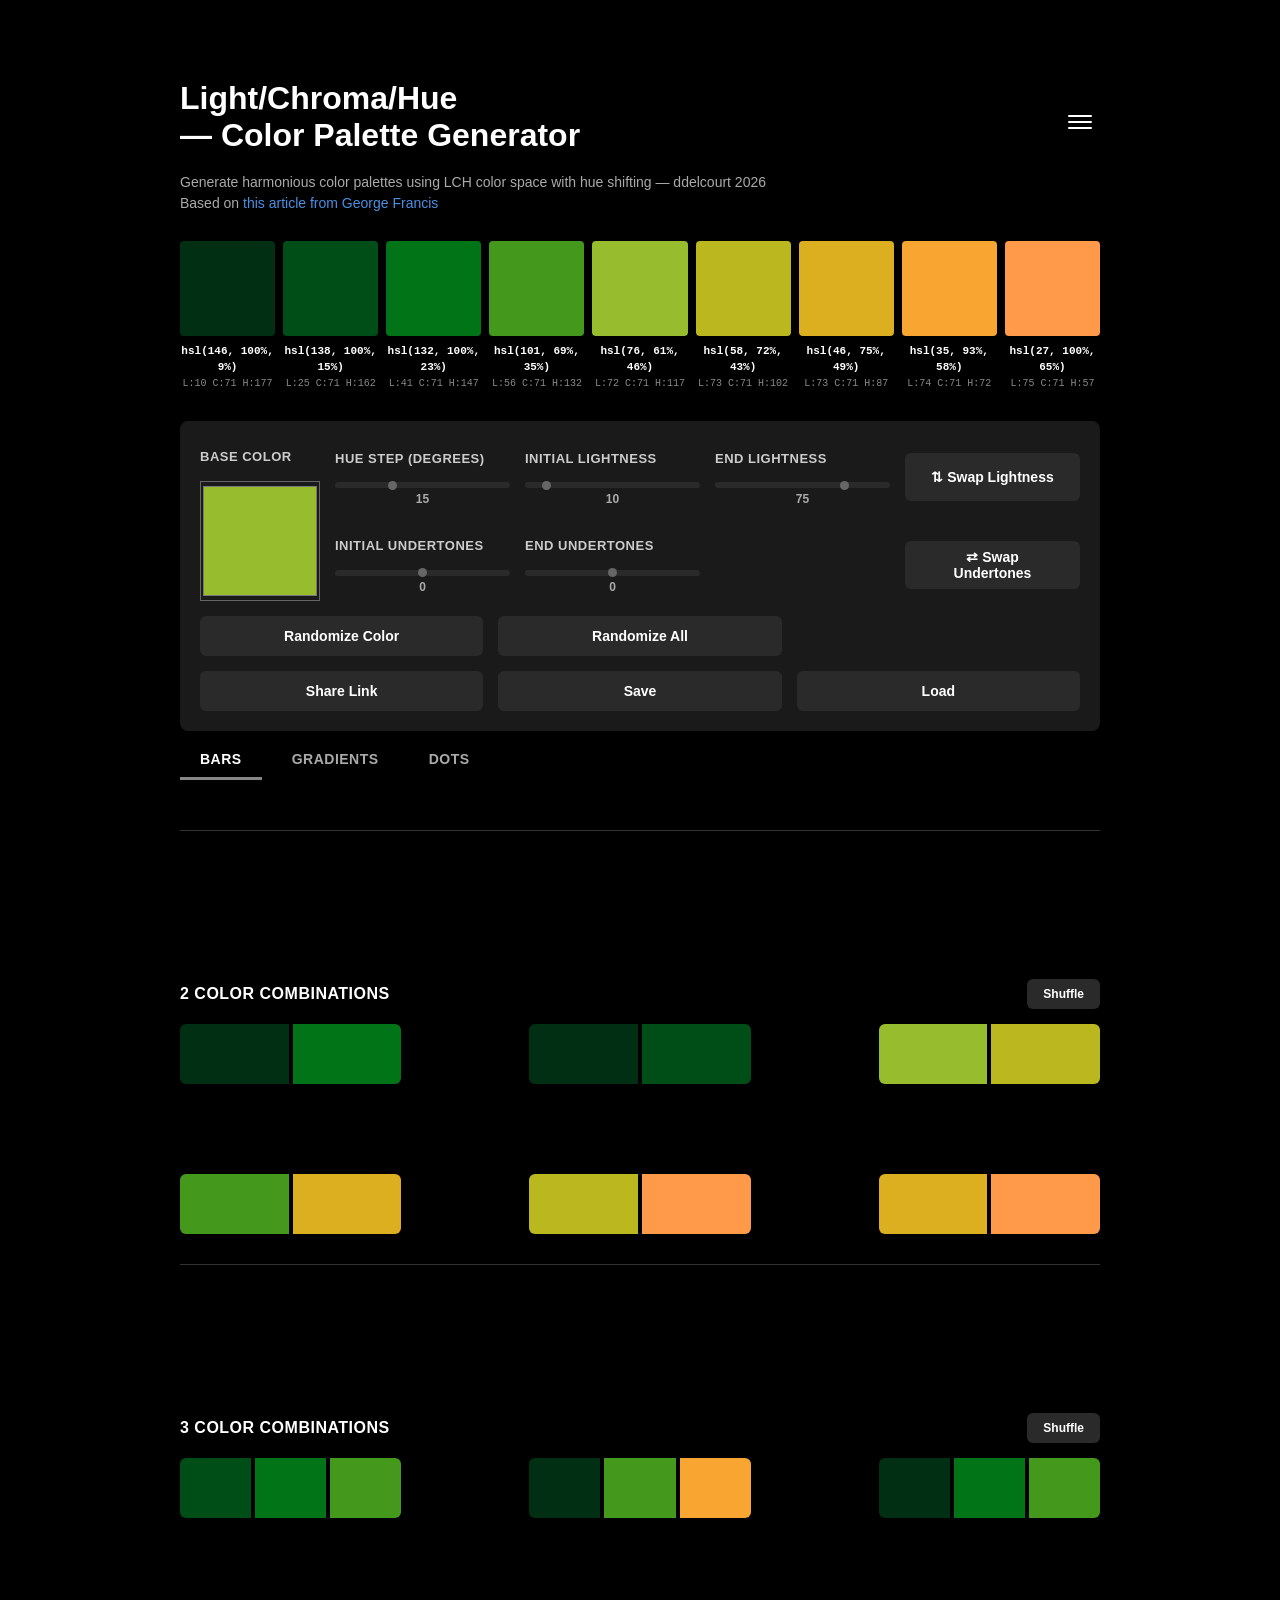
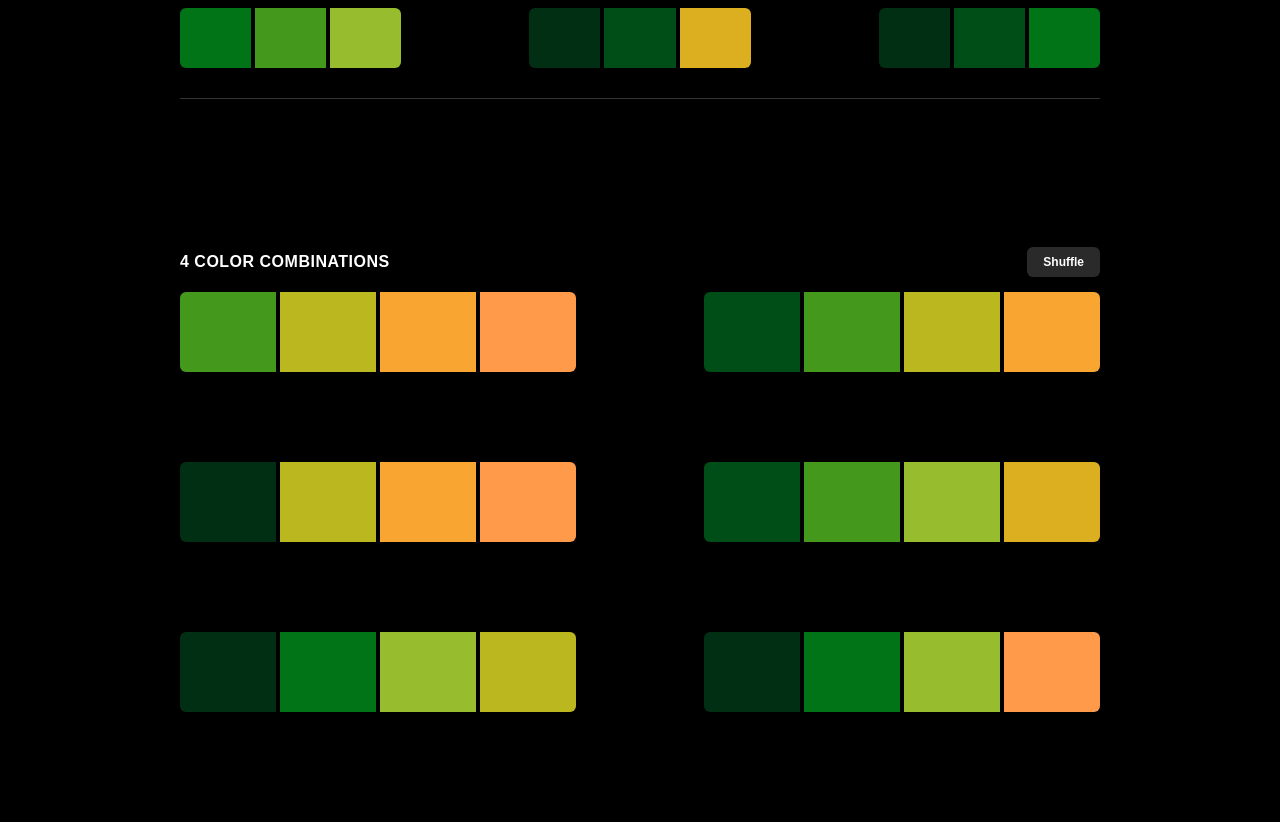
<file: index.html>
<!DOCTYPE html>
<html lang="en">
<head>
  <meta charset="UTF-8">
  <meta name="viewport" content="width=device-width, initial-scale=1.0">
  <title>LCH Color Palette Generator</title>
  
  <!-- PWA Manifest -->
  <link rel="manifest" href="manifest.json">
  
  <!-- PWA Meta Tags -->
  <meta name="theme-color" content="#bc1b96">
  <meta name="apple-mobile-web-app-capable" content="yes">
  <meta name="apple-mobile-web-app-status-bar-style" content="black-translucent">
  <meta name="apple-mobile-web-app-title" content="LCH Palette">
  <meta name="description" content="Generate harmonious color palettes using LCH color space with hue shifting">
  
  <!-- Apple Touch Icons -->
  <link rel="apple-touch-icon" sizes="180x180" href="icons/icon-192x192.png">
  <link rel="icon" type="image/png" sizes="32x32" href="icons/icon-128x128.png">
  <link rel="icon" type="image/png" sizes="16x16" href="icons/icon-72x72.png">
  
  <link rel="stylesheet" href="style/styles.css">
</head>
<body>
  <div class="container">
    <div class="app-header">
      <div class="header-content">
        <h1>Light/Chroma/Hue <br> — Color Palette Generator</h1>
        <div class="menu-wrapper">
          <button class="hamburger-menu" onclick="toggleMenu(event)" aria-label="Menu">
            <span></span>
            <span></span>
            <span></span>
          </button>
          <nav class="dropdown-menu" id="dropdownMenu">
            <button class="menu-item menu-button-item" onclick="toggleTheme(); event.stopPropagation();">Light Mode</button>
            <a href="docs.html?page=readme" class="menu-item">Documentation</a>
          </nav>
        </div>
      </div>
      <p class="subtitle">Generate harmonious color palettes using LCH color space with hue shifting — ddelcourt 2026</p>
      <p class="subtitle">Based on <a href="https://tympanus.net/codrops/2021/12/07/coloring-with-code-a-programmatic-approach-to-design/" target="_blank" rel="noopener noreferrer">this article from George Francis</a></p>
    </div>

    <div id="paletteContainer"></div>

    <div class="sticky-header">
      <div class="controls">
        <div class="controls-grid">
          <!-- Base Color - spans 2 rows -->
          <div class="control-group base-color-group">
            <label>Base Color</label>
            <input type="color" id="baseColor" value="#bc1b96">
          </div>
          
          <!-- Row 1 - Hue Step, Lightness controls, Swap button -->
          <div class="control-group">
            <label>Hue Step (degrees)</label>
            <div class="slider-container">
              <input type="range" id="hueStep" value="15" min="1" max="45" step="1">
              <span class="slider-value">15</span>
            </div>
          </div>
          <div class="control-group">
            <label>Initial Lightness</label>
            <div class="slider-container">
              <input type="range" id="minLightness" value="10" min="0" max="100" step="5">
              <span class="slider-value">10</span>
            </div>
          </div>
          <div class="control-group">
            <label>End Lightness</label>
            <div class="slider-container">
              <input type="range" id="maxLightness" value="75" min="0" max="100" step="5">
              <span class="slider-value">75</span>
            </div>
          </div>
          <div class="control-group">
            <!-- <label>&nbsp;</label> -->
            <button class="swap-button" onclick="swapLightness()">⇅ Swap Lightness</button>
          </div>
          
          <!-- Row 2 - Undertones controls, Swap button -->
          <div class="control-group">
            <label>Initial Undertones</label>
            <div class="slider-container">
              <input type="range" id="leftWarmth" value="0" min="-30" max="30" step="1">
              <span class="slider-value">0</span>
            </div>
          </div>
          <div class="control-group">
            <label>End Undertones</label>
            <div class="slider-container">
              <input type="range" id="rightWarmth" value="0" min="-30" max="30" step="1">
              <span class="slider-value">0</span>
            </div>
          </div>
          <div class="control-group empty-spacer">
            <!-- Empty spacer to align swap button -->
          </div>
          <div class="control-group">
            <!-- <label>&nbsp;</label> -->
            <button class="swap-button" onclick="swapWarmth()">⇄ Swap Undertones</button>
          </div>
        </div>
        <div class="button-row">
          <button class="randomize-color-button" onclick="randomizeColor()">Randomize Color</button>
          <button class="randomize-button" onclick="randomizeAll()">Randomize All</button>
        </div>
        <div class="button-row">
          <button class="share-button" onclick="copyShareLink()">Share Link</button>
          <button class="save-button" onclick="downloadJSON()">Save</button>
          <button class="load-button" onclick="loadJSON()">Load</button>
        </div>
      </div>

      <div class="presentation-tabs">
        <button class="tab-button active" onclick="switchTab('bars')">Bars</button>
        <button class="tab-button" onclick="switchTab('gradients')">Gradients</button>
        <button class="tab-button" onclick="switchTab('circles')">Dots</button>
      </div>
    </div>

    <div class="combinations-section">

      <!-- Bars Presentation (Original) -->
      <div id="bars-mode" class="presentation-mode active">
        <div class="combinations-container">
          <div class="combinations-header">
            <div class="combinations-title">2 Color Combinations</div>
            <button class="shuffle-button" onclick="shuffleTwoCombinations()">Shuffle</button>
          </div>
          <div id="twoCombinations" class="combinations-grid two-colors"></div>
        </div>

        <div class="combinations-container">
          <div class="combinations-header">
            <div class="combinations-title">3 Color Combinations</div>
            <button class="shuffle-button" onclick="shuffleThreeCombinations()">Shuffle</button>
          </div>
          <div id="threeCombinations" class="combinations-grid three-colors"></div>
        </div>

        <div class="combinations-container">
          <div class="combinations-header">
            <div class="combinations-title">4 Color Combinations</div>
            <button class="shuffle-button" onclick="shuffleFourCombinations()">Shuffle</button>
          </div>
          <div id="fourCombinations" class="combinations-grid four-colors"></div>
        </div>
      </div>

      <!-- Circles Presentation -->
      <div id="circles-mode" class="presentation-mode">
        <div class="combinations-container">
          <div class="combinations-header">
            <div class="combinations-title">2 Color Combinations</div>
            <button class="shuffle-button" onclick="shuffleTwoCombinations()">Shuffle</button>
          </div>
          <div id="twoCombinationsCircles" class="combinations-grid two-colors"></div>
        </div>

        <div class="combinations-container">
          <div class="combinations-header">
            <div class="combinations-title">3 Color Combinations</div>
            <button class="shuffle-button" onclick="shuffleThreeCombinations()">Shuffle</button>
          </div>
          <div id="threeCombinationsCircles" class="combinations-grid three-colors"></div>
        </div>

        <div class="combinations-container">
          <div class="combinations-header">
            <div class="combinations-title">4 Color Combinations</div>
            <button class="shuffle-button" onclick="shuffleFourCombinations()">Shuffle</button>
          </div>
          <div id="fourCombinationsCircles" class="combinations-grid four-colors"></div>
        </div>
      </div>

      <!-- Gradients Presentation -->
      <div id="gradients-mode" class="presentation-mode">
        <div class="combinations-container">
          <div class="combinations-header">
            <div class="combinations-title">2 Color Combinations</div>
            <button class="shuffle-button" onclick="shuffleTwoCombinations()">Shuffle</button>
          </div>
          <div id="twoCombinationsGradients" class="combinations-grid two-colors"></div>
        </div>

        <div class="combinations-container">
          <div class="combinations-header">
            <div class="combinations-title">3 Color Combinations</div>
            <button class="shuffle-button" onclick="shuffleThreeCombinations()">Shuffle</button>
          </div>
          <div id="threeCombinationsGradients" class="combinations-grid three-colors"></div>
        </div>

        <div class="combinations-container">
          <div class="combinations-header">
            <div class="combinations-title">4 Color Combinations</div>
            <button class="shuffle-button" onclick="shuffleFourCombinations()">Shuffle</button>
          </div>
          <div id="fourCombinationsGradients" class="combinations-grid four-colors"></div>
        </div>
      </div>
    </div>
  </div>

  <div id="copiedNotification" class="copied-notification">Copied to clipboard!</div>

  <!-- JavaScript Modules -->
  <script src="js/config.js"></script>
  <script src="js/colorUtils.js"></script>
  <script src="js/paletteGenerator.js"></script>
  <script src="js/combinations.js"></script>
  <script src="js/uiControls.js"></script>
  <script src="js/persistence.js"></script>
  <script src="js/app.js"></script>
  
  <!-- Service Worker Registration -->
  <script>
    if ('serviceWorker' in navigator) {
      window.addEventListener('load', () => {
        navigator.serviceWorker.register('/service-worker.js')
          .then((registration) => {
            console.log('ServiceWorker registration successful:', registration.scope);
          })
          .catch((error) => {
            console.log('ServiceWorker registration failed:', error);
          });
      });
    }
  </script>
</body>
</html>
</file>
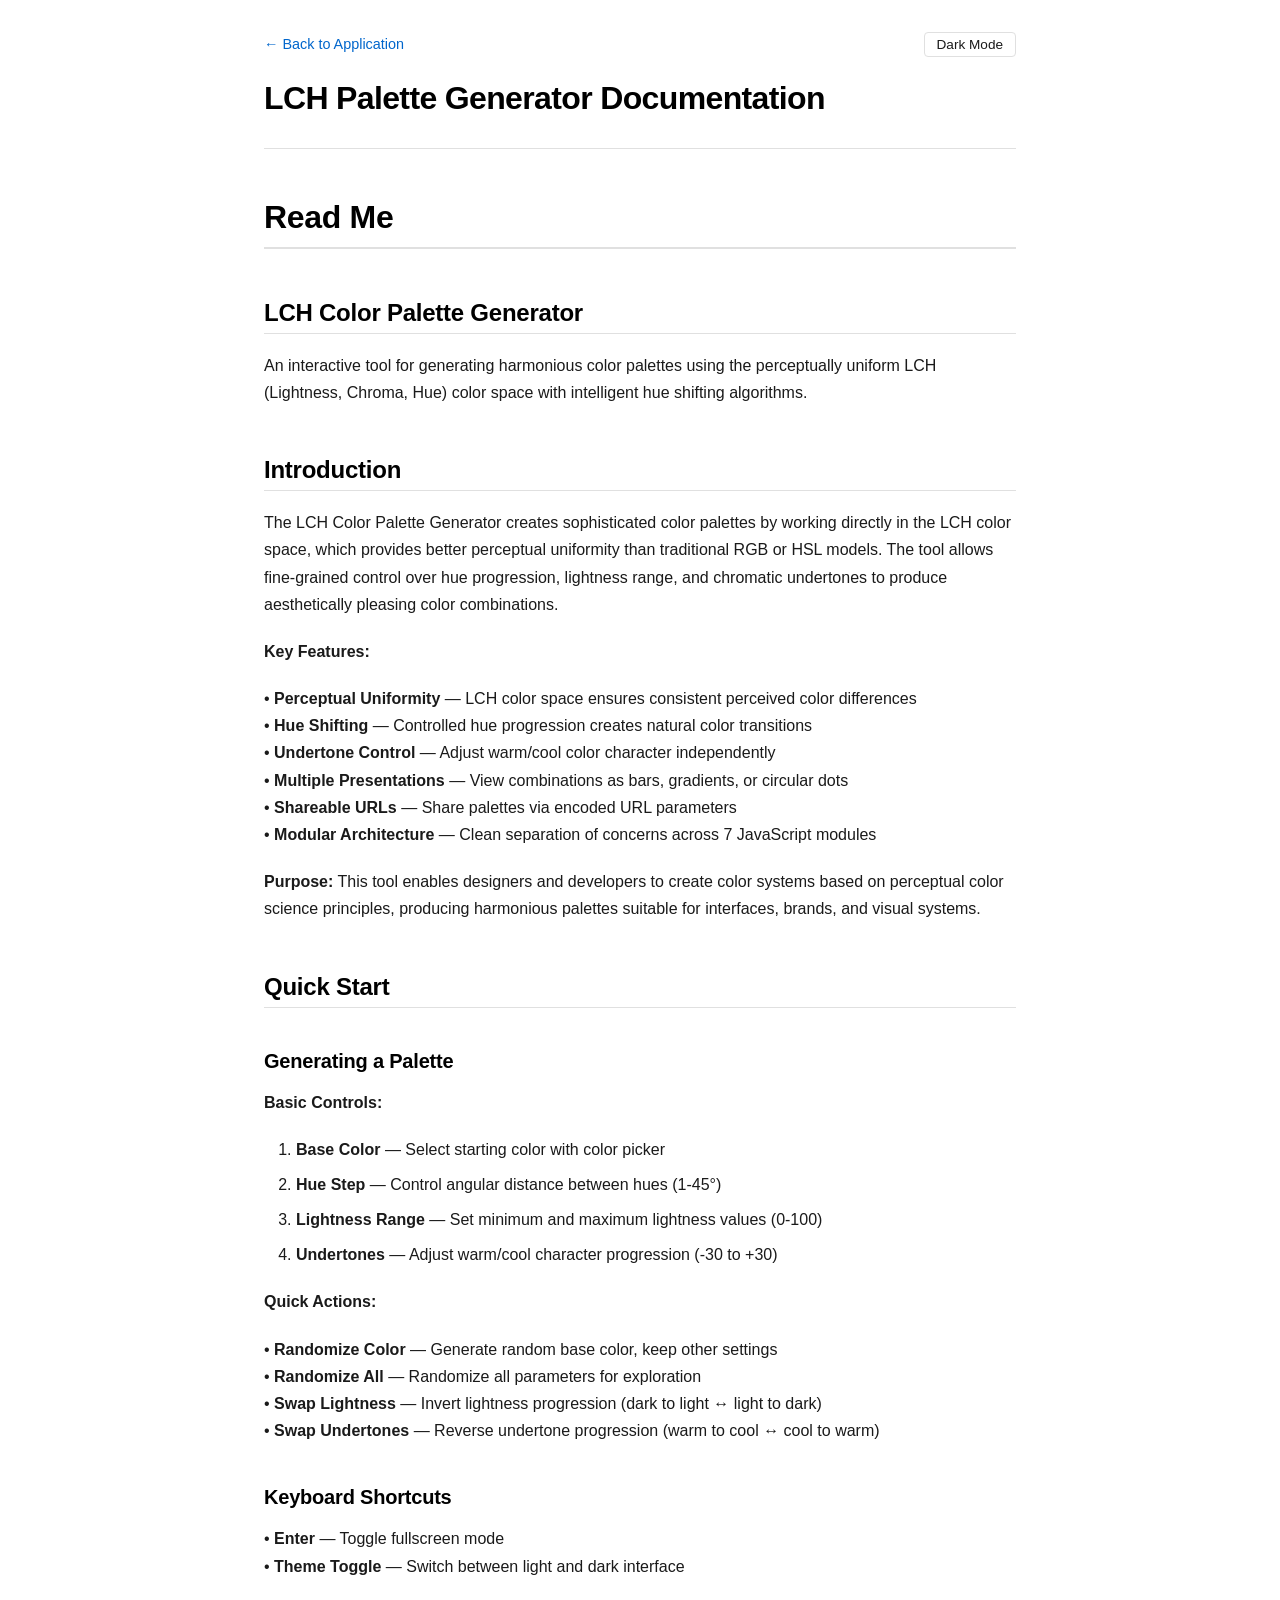
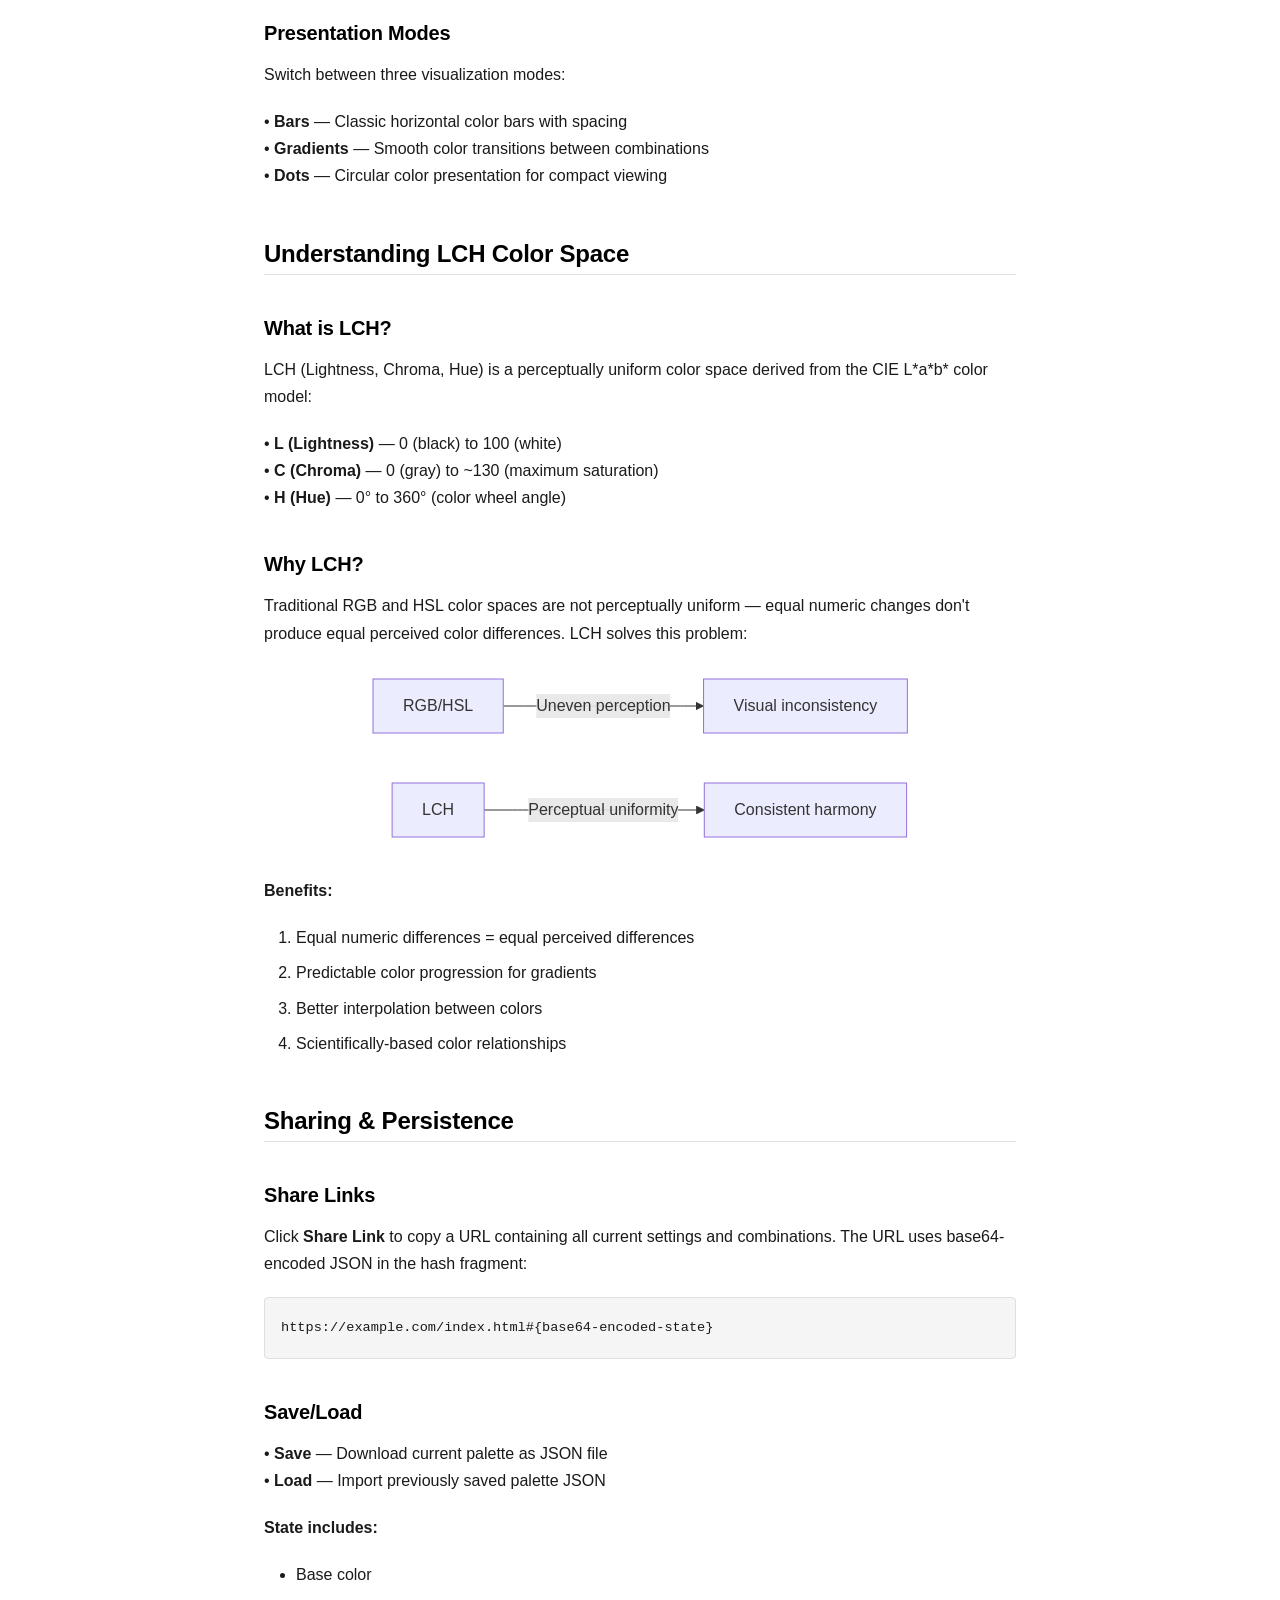
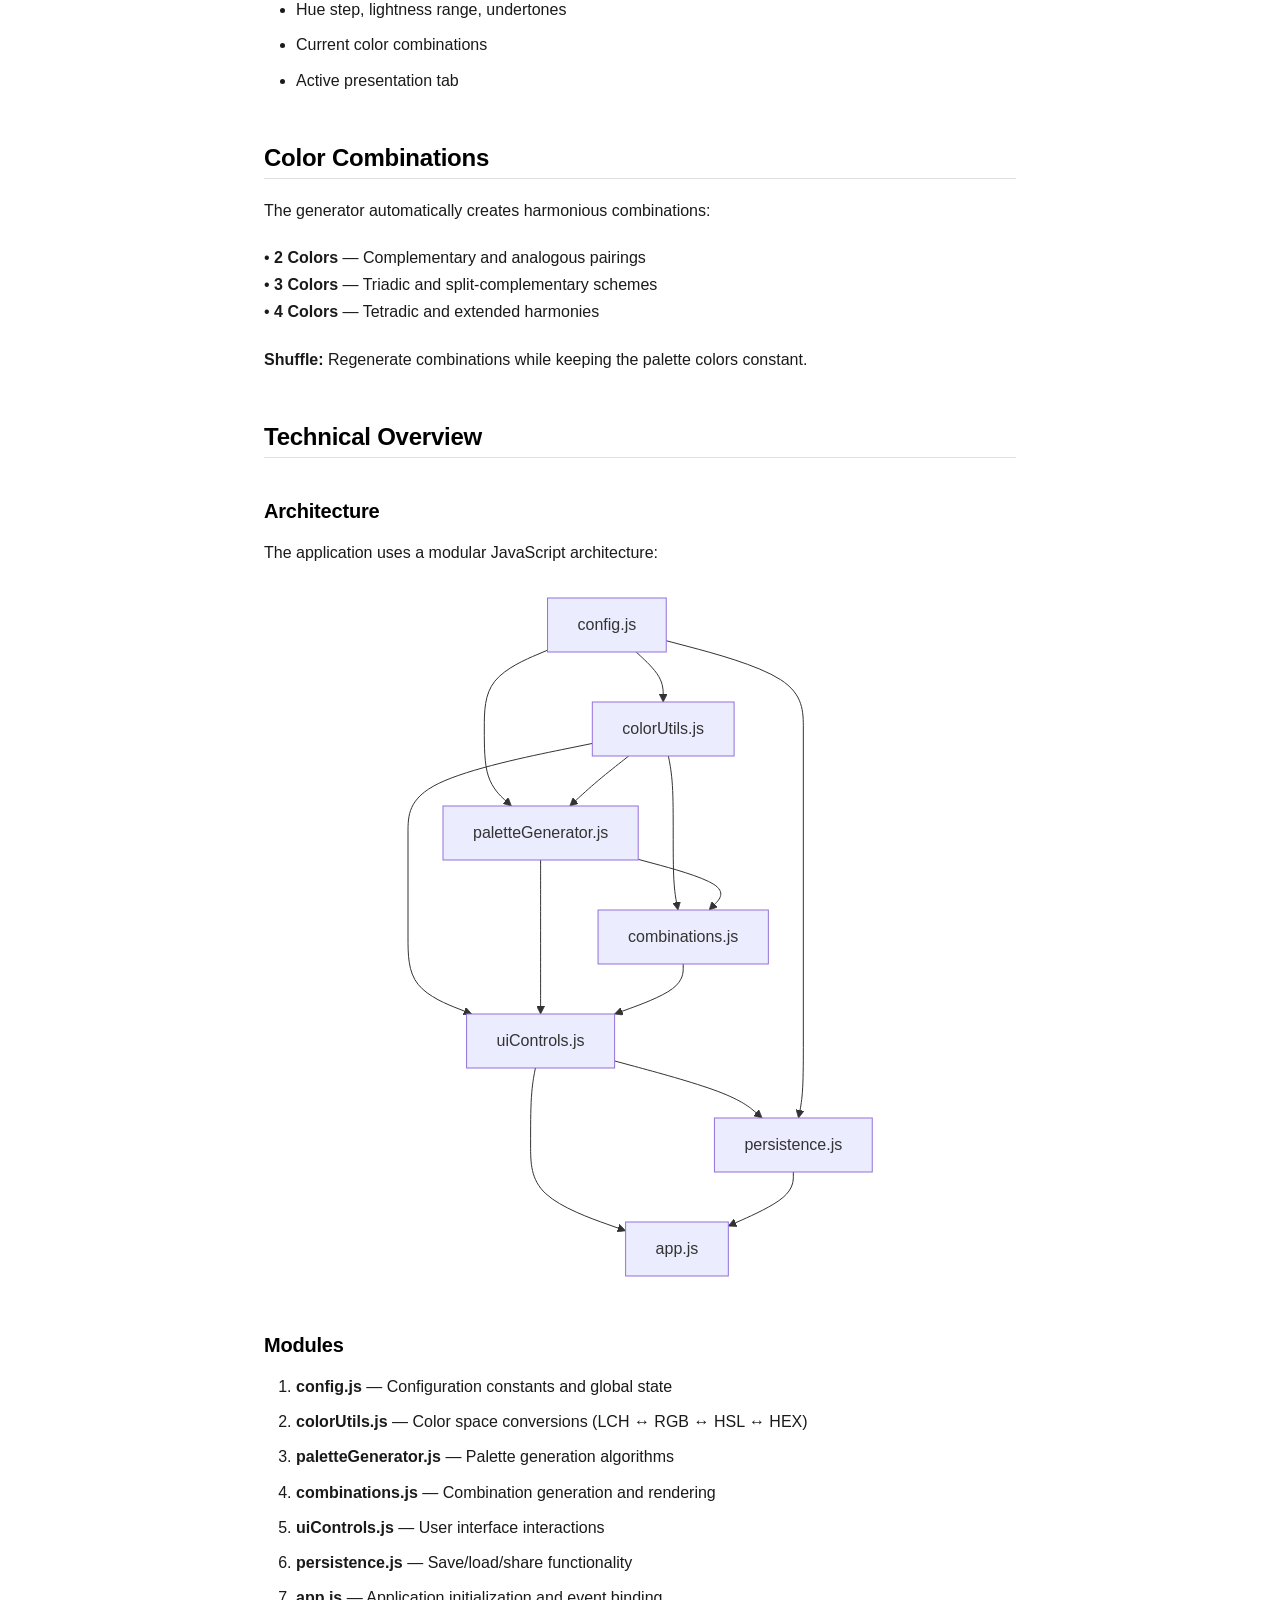
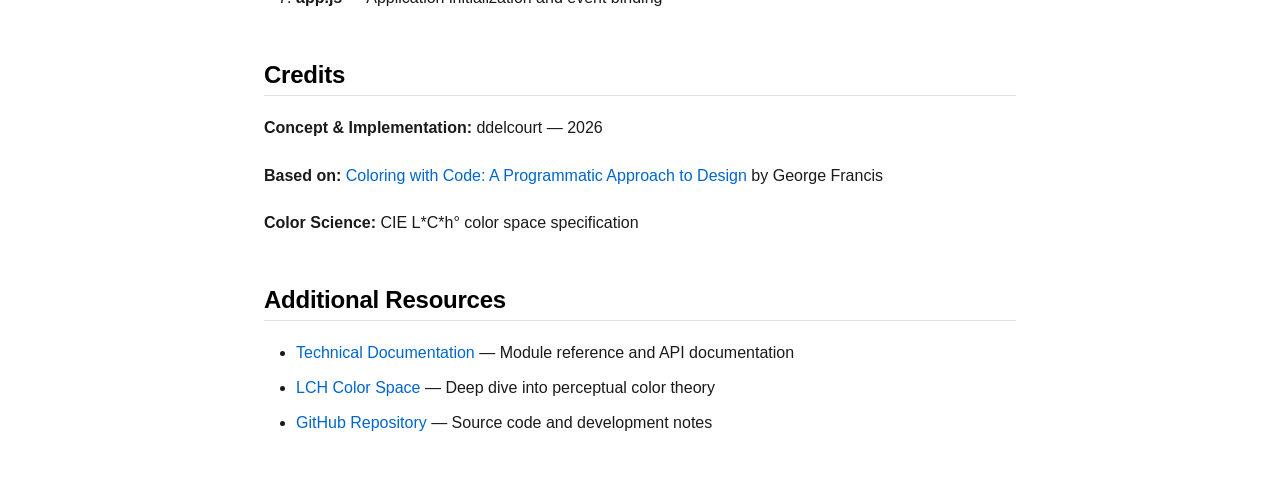
<file: docs.html>
<!DOCTYPE html>
<html lang="en">
<head>
  <meta charset="UTF-8">
  <meta name="viewport" content="width=device-width, initial-scale=1.0">
  <title>LCH Palette Generator — Documentation</title>
  <link rel="stylesheet" href="style/docs.css">
</head>
<body>
  <div class="docs-container">
    <header class="docs-header">
      <div class="docs-nav">
        <a href="index.html" class="back-link">← Back to Application</a>
        <button class="theme-toggle" onclick="toggleDocsTheme()">Dark Mode</button>
      </div>
      <h1 class="docs-title">LCH Palette Generator Documentation</h1>
    </header>

    <main id="content" class="docs-content">
      <!-- Markdown content will be rendered here -->
    </main>
  </div>

  <!-- Libraries -->
  <script src="lib/marked.min.js"></script>
  <script src="lib/mermaid.min.js"></script>
  <script src="lib/highlight.min.js"></script>
  <script src="lib/purify.min.js"></script>
  <script src="lib/typeset.js"></script>

  <!-- Documentation Script -->
  <script src="js/docs.js"></script>
</body>
</html>
</file>
<file: style/styles.css>
* {
  margin: 0;
  padding: 0;
  box-sizing: border-box;
}

:root {
  --bg-primary: #000;
  --bg-secondary: #1a1a1a;
  --bg-tertiary: #2a2a2a;
  --text-primary: #fff;
  --text-secondary: #aaa;
  --text-tertiary: #ccc;
  --text-muted: #888;
  --border-color: #333;
  --input-border: #333;
  --tooltip-bg: rgba(0,0,0,0.8);
  --tooltip-text: white;
}

:root.light-theme {
  --bg-primary: #fff;
  --bg-secondary: #f5f5f5;
  --bg-tertiary: #e0e0e0;
  --text-primary: #000;
  --text-secondary: #666;
  --text-tertiary: #444;
  --text-muted: #999;
  --border-color: #ddd;
  --input-border: #ccc;
  --tooltip-bg: rgba(0,0,0,0.8);
  --tooltip-text: white;
}

body {
  font-family: -apple-system, BlinkMacSystemFont, 'Segoe UI', Roboto, Oxygen, Ubuntu, Cantarell, sans-serif;
  background: var(--bg-primary);
  padding: 40px 20px;
  color: var(--text-primary);
  transition: background-color 0.3s, color 0.3s;
  overflow-x: hidden;
}

.container {
  max-width: 1000px;
  margin: 0 auto;
  background: var(--bg-primary);
  padding: 40px;
  width: 100%;
  overflow-x: hidden;
}

h1 {
  margin-bottom: 10px;
  color: var(--text-primary);
}

.app-header {
  margin-bottom: 30px;
}

.header-content {
  display: flex;
  justify-content: space-between;
  align-items: center;
  margin-bottom: 10px;
  position: relative;
}

.menu-wrapper {
  position: relative;
}

/* Hamburger Menu */
.hamburger-menu {
  background: transparent;
  border: none;
  cursor: pointer;
  display: flex;
  flex-direction: column;
  justify-content: center;
  gap: 4px;
  padding: 8px;
  width: 40px;
  height: 40px;
  z-index: 1001;
}

.hamburger-menu span {
  display: block;
  width: 24px;
  height: 2px;
  background: var(--text-primary);
  transition: all 0.3s ease;
  border-radius: 2px;
}

.hamburger-menu:hover span {
  background: var(--text-secondary);
}

.hamburger-menu.active span:nth-child(1) {
  transform: rotate(45deg) translate(5px, 5px);
}

.hamburger-menu.active span:nth-child(2) {
  opacity: 0;
}

.hamburger-menu.active span:nth-child(3) {
  transform: rotate(-45deg) translate(6px, -6px);
}

/* Dropdown Menu */
.dropdown-menu {
  position: absolute;
  top: calc(100% + 8px);
  right: 0;
  background: var(--bg-secondary);
  border: 1px solid var(--border-color);
  border-radius: 8px;
  box-shadow: 0 8px 24px rgba(0, 0, 0, 0.4);
  opacity: 0;
  visibility: hidden;
  transform: translateY(-10px);
  transition: opacity 0.2s ease, transform 0.2s ease, visibility 0.2s;
  z-index: 1000;
  min-width: 200px;
  pointer-events: none;
}

.dropdown-menu.show {
  opacity: 1;
  visibility: visible;
  transform: translateY(0);
  pointer-events: auto;
}

.menu-item {
  display: block;
  padding: 12px 20px;
  color: var(--text-primary);
  text-decoration: none;
  transition: background 0.2s ease;
  font-size: 14px;
  border-radius: 6px;
  margin: 4px;
}

.menu-item:hover {
  background: var(--bg-tertiary);
}

.menu-item:first-child {
  margin-top: 4px;
}

.menu-item:last-child {
  margin-bottom: 4px;
}

.menu-button-item {
  width: 100%;
  background: transparent;
  border: none;
  cursor: pointer;
  text-align: left;
  font-family: inherit;
  font-size: 14px;
  color: var(--text-primary);
}

.menu-button-item + .menu-item {
  border-top: 1px solid var(--border-color);
  margin-top: 8px;
  padding-top: 16px;
}

.subtitle {
  color: var(--text-secondary);
  margin-bottom: 5px;
  font-size: 14px;
}

.app-header .subtitle:last-of-type {
  margin-bottom: 0;
}

.subtitle a {
  color: #4a90e2;
  text-decoration: none;
  transition: color 0.2s;
}

.subtitle a:hover {
  color: #357abd;
  text-decoration: underline;
}

.controls {
  display: flex;
  flex-direction: column;
  gap: 15px;
  margin-bottom: 0;
  padding: 20px;
  background: var(--bg-secondary);
  border-radius: 8px;
}

.controls-grid {
  display: grid;
  grid-template-columns: 120px 1fr 1fr 1fr 1fr;
  grid-template-rows: auto auto;
  gap: 15px;
  align-items: center;
}

.base-color-group {
  grid-row: 1 / 3;
  display: flex;
  flex-direction: column;
  gap: 8px;
}

.base-color-group input[type="color"] {
  width: 100%;
  aspect-ratio: 1 / 1;
  height: auto;
}

.empty-spacer {
  visibility: hidden;
}

.input-row {
  display: grid;
  grid-template-columns: repeat(5, 1fr);
  gap: 15px;
  align-items: center;
}

.input-row.warmth-row {
  grid-template-columns: 1fr 1fr 1fr;
}

.button-row {
  display: grid;
  grid-template-columns: 1fr 1fr 1fr;
  gap: 15px;
}

.control-group {
  display: flex;
  flex-direction: column;
  gap: 8px;
}

.slider-container {
  display: flex;
  flex-direction: column;
  gap: 4px;
}

.control-group button {
  margin-top: auto;
  height: 48px;
  display: flex;
  align-items: center;
  justify-content: center;
}

label {
  font-weight: 600;
  font-size: 13px;
  color: var(--text-tertiary);
  text-transform: uppercase;
  letter-spacing: 0.5px;
  height: 32px;
  display: flex;
  align-items: center;
  white-space: nowrap;
  overflow: hidden;
  text-overflow: ellipsis;
}

input[type="number"],
input[type="color"] {
  padding: 10px;
  border: 2px solid var(--input-border);
  border-radius: 6px;
  font-size: 14px;
  transition: border-color 0.2s;
  background: var(--bg-tertiary);
  color: var(--text-primary);
}

input[type="number"]:focus,
input[type="color"]:focus {
  outline: none;
  border-color: #4a90e2;
}

input[type="color"] {
  height: 50px;
  cursor: pointer;
  padding: 0;
  border: 1px solid #666;
  border-radius: 0;
  background: transparent;
}

input[type="range"] {
  width: 100%;
  height: 6px;
  border-radius: 3px;
  background: var(--bg-tertiary);
  outline: none;
  -webkit-appearance: none;
  cursor: pointer;
}

input[type="range"]::-webkit-slider-thumb {
  -webkit-appearance: none;
  appearance: none;
  width: 9px;
  height: 9px;
  border-radius: 50%;
  background: #666;
  cursor: pointer;
  transition: transform 0.2s;
}

input[type="range"]::-webkit-slider-thumb:hover {
  transform: scale(1.2);
}

input[type="range"]::-moz-range-thumb {
  width: 9px;
  height: 9px;
  border-radius: 50%;
  background: #666;
  cursor: pointer;
  border: none;
  transition: transform 0.2s;
}

input[type="range"]::-moz-range-thumb:hover {
  transform: scale(1.2);
}

.slider-value {
  font-size: 12px;
  color: var(--text-secondary);
  text-align: center;
  font-weight: 600;
  min-height: 20px;
}

.palette {
  display: flex;
  flex-direction: row;
  gap: 8px;
  margin-bottom: 30px;
  padding: 0;
  width: 100%;
  max-width: 100%;
}

.color-item {
  flex: 1 1 0;
  display: flex;
  flex-direction: column;
  gap: 8px;
  min-width: 0;
  max-width: 100%;
}

.color-swatch {
  aspect-ratio: 1;
  cursor: pointer;
  transition: transform 0.2s;
  position: relative;
  border-radius: 4px;
}

.color-swatch:hover {
  transform: scale(1.05);
  z-index: 10;
  box-shadow: 0 8px 20px rgba(0,0,0,0.5);
}

.color-swatch::after {
  content: 'Copy values';
  position: absolute;
  top: 50%;
  left: 50%;
  transform: translate(-50%, -50%);
  background: var(--tooltip-bg);
  color: var(--tooltip-text);
  padding: 6px 12px;
  border-radius: 4px;
  font-size: 12px;
  white-space: nowrap;
  opacity: 0;
  pointer-events: none;
  transition: opacity 0.2s;
}

.color-swatch:hover::after {
  opacity: 1;
}

.color-values {
  text-align: center;
  font-size: 11px;
  font-family: 'Courier New', monospace;
  line-height: 1.4;
}

.hsl-value {
  color: var(--text-primary);
  font-weight: bold;
  margin-bottom: 2px;
}

.lch-value {
  color: var(--text-muted);
  font-size: 10px;
}

.combinations-section {
  margin-top: 40px;
}

.sticky-header {
  position: sticky;
  top: 0;
  z-index: 100;
  background: var(--bg-primary);
}

.presentation-tabs {
  display: flex;
  gap: 10px;
  margin-bottom: 30px;
  padding-bottom: 10px;
  background: var(--bg-primary);
  padding-top: 10px;
  margin-top: 0;
}

.tab-button {
  background: transparent;
  border: none;
  padding: 10px 20px;
  font-size: 14px;
  font-weight: 600;
  cursor: pointer;
  color: var(--text-secondary);
  transition: color 0.2s, border-bottom 0.2s, background 0.2s;
  border-bottom: 3px solid transparent;
  text-transform: uppercase;
  letter-spacing: 0.5px;
  border-radius: 0;
}

.tab-button:hover {
  color: var(--text-primary);
  background: var(--bg-tertiary);
}

.tab-button.active {
  color: var(--text-primary);
  border-bottom-color: var(--text-muted);
}

.presentation-mode {
  display: none;
}

.presentation-mode.active {
  display: block;
}

.combinations-header {
  display: flex;
  justify-content: space-between;
  align-items: center;
  margin-bottom: 15px;
  margin-top: 10vw;
}

.combinations-title {
  color: var(--text-primary);
  font-size: 16px;
  font-weight: 600;
  text-transform: uppercase;
  letter-spacing: 0.5px;
  margin: 0;
}

.shuffle-button {
  background: var(--bg-tertiary);
  border: none;
  padding: 8px 16px;
  font-size: 12px;
  cursor: pointer;
  transition: background 0.2s;
  color: var(--text-primary);
  border-radius: 6px;
  font-weight: 600;
}

.shuffle-button:hover {
  background: var(--border-color);
}

.combinations-container {
  margin-bottom: 30px;
  border-top: 1px solid #333;
  padding-top: 20px;
}

.combinations-grid {
  display: grid;
  gap: 10vw;
  margin-bottom: 20px;
}

.combinations-grid.two-colors {
  grid-template-columns: repeat(3, 1fr);
  row-gap: 10vh;
  column-gap: 10vw;
}

.combinations-grid.three-colors {
  grid-template-columns: repeat(3, 1fr);
  row-gap: 10vh;
  column-gap: 10vw;
}

.combinations-grid.four-colors {
  grid-template-columns: repeat(2, 1fr);
  row-gap: 10vh;
  column-gap: 10vw;
}

.combination-item {
  display: flex;
  gap: 4px;
  border-radius: 6px;
  overflow: hidden;
  cursor: pointer;
  transition: transform 0.2s;
  position: relative;
}

.combination-item::after {
  content: 'Copy values';
  position: absolute;
  top: 50%;
  left: 50%;
  transform: translate(-50%, -50%);
  background: var(--tooltip-bg);
  color: var(--tooltip-text);
  padding: 6px 12px;
  border-radius: 4px;
  font-size: 12px;
  white-space: nowrap;
  opacity: 0;
  pointer-events: none;
  transition: opacity 0.2s;
  z-index: 10;
}

.combination-item:hover::after {
  opacity: 1;
}

.combination-item:hover {
  transform: scale(1.05);
  box-shadow: 0 4px 12px rgba(255,255,255,0.1);
}

.combination-swatch {
  flex: 1;
  height: 60px;
}

.combination-swatch.four-color {
  height: 80px;
}

/* Circle presentation mode */
.circle-combination-item {
  display: flex;
  justify-content: center;
  align-items: center;
  cursor: pointer;
  position: relative;
  padding: 20px;
  border-radius: 6px;
  transition: transform 0.2s;
  min-height: auto;
}

.circle-combination-item::after {
  content: 'Copy values';
  position: absolute;
  top: 50%;
  left: 50%;
  transform: translate(-50%, -50%);
  background: var(--tooltip-bg);
  color: var(--tooltip-text);
  padding: 6px 12px;
  border-radius: 4px;
  font-size: 12px;
  white-space: nowrap;
  opacity: 0;
  pointer-events: none;
  transition: opacity 0.2s;
  z-index: 10;
}

.circle-combination-item:hover::after {
  opacity: 1;
}

.circle-combination-item:hover {
  transform: scale(1.05);
  box-shadow: 0 4px 12px rgba(255,255,255,0.1);
}

.circle-combination-item.two-circles {
  gap: 10px;
  min-height: 100px;
}

.circle-combination-item.three-circles {
  width: 150px;
  height: 150px;
  margin: 0 auto;
  padding: 0;
}

.circle-combination-item.four-circles {
  width: 150px;
  height: 150px;
  margin: 0 auto;
  display: grid;
  grid-template-columns: 1fr 1fr;
  grid-template-rows: 1fr 1fr;
  gap: 10px;
  padding: 10px;
}

.circle-swatch {
  width: 60px;
  height: 60px;
  border-radius: 50%;
  transition: transform 0.2s;
}

.circle-combination-item:hover .circle-swatch {
  transform: scale(1.1);
}

/* Triangle layout for 3 circles */
.circle-combination-item.three-circles .circle-swatch:nth-child(1) {
  position: absolute;
  top: 20px;
  left: 50%;
  transform: translateX(-50%);
}

.circle-combination-item.three-circles .circle-swatch:nth-child(2) {
  position: absolute;
  bottom: 10px;
  left: 10px;
}

.circle-combination-item.three-circles .circle-swatch:nth-child(3) {
  position: absolute;
  bottom: 10px;
  right: 10px;
}

.circle-combination-item.three-circles:hover .circle-swatch:nth-child(1) {
  transform: translateX(-50%) scale(1.1);
}

/* Gradient presentation mode */
.gradient-combination-item {
  height: 60px;
  border-radius: 6px;
  cursor: pointer;
  transition: transform 0.2s;
  position: relative;
}

.gradient-combination-item::after {
  content: 'Copy values';
  position: absolute;
  top: 50%;
  left: 50%;
  transform: translate(-50%, -50%);
  background: var(--tooltip-bg);
  color: var(--tooltip-text);
  padding: 6px 12px;
  border-radius: 4px;
  font-size: 12px;
  white-space: nowrap;
  opacity: 0;
  pointer-events: none;
  transition: opacity 0.2s;
  z-index: 10;
}

.gradient-combination-item:hover::after {
  opacity: 1;
}

.gradient-combination-item:hover {
  transform: scale(1.05);
  box-shadow: 0 4px 12px rgba(255,255,255,0.1);
}

.gradient-combination-item.four-gradient {
  height: 80px;
}

button {
  background: #4a90e2;
  color: white;
  border: none;
  padding: 12px 24px;
  border-radius: 6px;
  font-size: 14px;
  font-weight: 600;
  cursor: pointer;
  transition: background 0.2s;
}

button:hover {
  background: #357abd;
}

.swap-button {
  background: var(--bg-tertiary);
  border: none;
  padding: 12px 24px;
  font-size: 14px;
  color: var(--text-primary);
}

.swap-button:hover {
  background: var(--border-color);
}

.randomize-color-button {
  background: var(--bg-tertiary);
  border: none;
  padding: 12px 24px;
  font-size: 14px;
  color: var(--text-primary);
}

.randomize-color-button:hover {
  background: var(--border-color);
}

.randomize-button {
  background: var(--bg-tertiary);
  border: none;
  color: var(--text-primary);
}

.randomize-button:hover {
  background: var(--border-color);
}

.share-button,
.save-button,
.load-button {
  background: var(--bg-tertiary);
  border: none;
  padding: 12px 24px;
  font-size: 14px;
  color: var(--text-primary);
  cursor: pointer;
  border-radius: 6px;
  transition: background 0.2s;
}

.share-button:hover,
.save-button:hover,
.load-button:hover {
  background: var(--border-color);
}

.share-button:disabled {
  opacity: 0.5;
  cursor: not-allowed;
}

.share-button:disabled:hover {
  background: var(--bg-tertiary);
}

.copied-notification {
  position: fixed;
  top: 20px;
  left: 20px;
  background: #28a745;
  color: white;
  padding: 12px 20px;
  border-radius: 6px;
  box-shadow: 0 4px 12px rgba(0,0,0,0.2);
  opacity: 0;
  transform: translateY(-20px);
  transition: all 0.3s;
  pointer-events: none;
  font-family: 'Courier New', monospace;
  font-size: 12px;
  white-space: pre;
  width: auto;
  height: auto;
  line-height: 1.5;
  z-index: 1000;
}

.copied-notification.show {
  opacity: 0.85;
  transform: translateY(0);
}

/* ===================================
   RESPONSIVE DESIGN - Mobile & Tablet
   =================================== */

/* Tablet - simplify to 3 columns */
@media screen and (max-width: 900px) {
  .controls-grid {
    grid-template-columns: 1fr 1fr;
    gap: 20px;
  }
  
  .base-color-group {
    grid-row: auto;
    grid-column: 1 / -1;
    flex-direction: row;
    align-items: center;
    gap: 15px;
  }
  
  .base-color-group input[type="color"] {
    width: 80px;
    height: 80px;
    aspect-ratio: 1;
  }
  
  .empty-spacer {
    display: none;
  }
  
  .control-group button {
    width: 100%;
  }
  
  .button-row {
    grid-template-columns: 1fr 1fr;
    gap: 10px;
  }
}

/* Mobile - single column layout with flexbox */
@media screen and (max-width: 600px) {
  body {
    padding: 20px 10px;
    overflow-x: hidden;
  }
  
  .container {
    padding: 15px;
    max-width: 100%;
    overflow-x: hidden;
  }
  
  .header-content {
    flex-direction: row;
    align-items: flex-start;
    gap: 10px;
  }
  
  .menu-wrapper {
    position: absolute;
    top: 0;
    right: 0;
  }
  
  h1 {
    font-size: 1.5rem;
    padding-right: 50px;
  }
  
  .controls {
    padding: 15px;
  }
  
  .controls-grid {
    display: flex;
    flex-direction: column;
    gap: 20px;
  }
  
  .base-color-group {
    flex-direction: row;
    align-items: center;
    gap: 15px;
  }
  
  .base-color-group label {
    flex: 1;
    font-size: 14px;
  }
  
  .base-color-group input[type="color"] {
    width: 70px;
    height: 70px;
    flex-shrink: 0;
  }
  
  .control-group {
    width: 100%;
    position: relative;
    padding-bottom: 5px;
  }
  
  .control-group label {
    font-size: 12px;
    height: auto;
    white-space: normal;
    display: block;
    padding-right: 50px;
  }
  
  .slider-container {
    margin-top: 8px;
    gap: 0;
    display: block;
  }
  
  .slider-value {
    position: absolute;
    top: 0;
    right: 0;
    font-size: 14px;
    font-weight: bold;
    text-align: right;
    min-width: 40px;
    line-height: 1.2;
  }
  
  .control-group input[type="range"] {
    width: 100%;
    display: block;
  }
  
  .control-group button {
    height: 44px;
    font-size: 14px;
    width: 100%;
  }
  
  .button-row {
    display: grid;
    grid-template-columns: 1fr 1fr;
    gap: 10px;
  }
  
  .button-row button {
    width: 100%;
    padding: 12px;
    font-size: 14px;
  }
  
  /* Hide save and load buttons on mobile */
  .save-button,
  .load-button {
    display: none;
  }
  
  /* Make share button full width when it's alone */
  .share-button {
    grid-column: 1 / -1;
  }
  
  .empty-spacer {
    display: none;
  }
  
  /* Keep palette in single row, allow horizontal scroll if needed */
  .palette {
    overflow-x: auto;
    -webkit-overflow-scrolling: touch;
    gap: 3px;
    margin-left: -5px;
    margin-right: -5px;
    padding: 0 5px;
  }
  
  .color-item {
    min-width: 35px;
    flex: 1 1 35px;
  }
  
  .color-swatch {
    min-height: 35px;
  }
  
  .color-values {
    font-size: 9px;
  }
  
  .lch-value {
    font-size: 8px;
  }
  
  /* Adjust combinations grid for mobile */
  .combinations-grid.two-colors,
  .combinations-grid.three-colors {
    grid-template-columns: 1fr;
    row-gap: 5vh;
  }
  
  .combinations-grid.four-colors {
    grid-template-columns: 1fr;
    row-gap: 5vh;
  }
  
  .copied-notification {
    left: 10px;
    right: 10px;
    width: auto;
    font-size: 11px;
  }
}

/* Extra small devices */
@media screen and (max-width: 400px) {
  .container {
    padding: 15px;
  }
  
  h1 {
    font-size: 1.25rem;
  }
  
  .controls {
    padding: 12px;
  }
  
  .base-color-group input[type="color"] {
    width: 60px;
    height: 60px;
  }
  
  .palette {
    gap: 2px;
    margin-left: -3px;
    margin-right: -3px;
    padding: 0 3px;
  }
  
  .color-item {
    min-width: 32px;
    flex: 1 1 32px;
  }
  
  .color-swatch {
    min-height: 32px;
  }
}
</file>
<file: style/docs.css>
/* ============================================================================
   Documentation Style
   ============================================================================ */

:root {
  --doc-bg: #ffffff;
  --doc-text: #1a1a1a;
  --doc-accent: #0066cc;
  --doc-border: #e0e0e0;
  --doc-code-bg: #f5f5f5;
  --doc-heading: #000000;
  --doc-link: #0066cc;
  --doc-link-hover: #004499;
  --doc-max-width: 800px;
  --doc-spacing: 1.5rem;
}

:root.dark-theme {
  --doc-bg: #0a0a0a;
  --doc-text: #e0e0e0;
  --doc-accent: #4a9eff;
  --doc-border: #2a2a2a;
  --doc-code-bg: #1a1a1a;
  --doc-heading: #ffffff;
  --doc-link: #4a9eff;
  --doc-link-hover: #7bb8ff;
}

/* Base Reset */
* {
  margin: 0;
  padding: 0;
  box-sizing: border-box;
}

/* Typography — Swiss Style */
body {
  font-family: -apple-system, BlinkMacSystemFont, "Segoe UI", "Helvetica Neue", Arial, sans-serif;
  font-size: 16px;
  line-height: 1.6;
  color: var(--doc-text);
  background: var(--doc-bg);
  -webkit-font-smoothing: antialiased;
  -moz-osx-font-smoothing: grayscale;
  transition: background-color 0.3s ease, color 0.3s ease;
}

/* Container */
.docs-container {
  max-width: var(--doc-max-width);
  margin: 0 auto;
  padding: 2rem 1.5rem;
}

/* Header */
.docs-header {
  margin-bottom: 3rem;
  border-bottom: 1px solid var(--doc-border);
  padding-bottom: 1.5rem;
}

.docs-nav {
  margin-bottom: 1rem;
  display: flex;
  justify-content: space-between;
  align-items: center;
}

.back-link {
  color: var(--doc-link);
  text-decoration: none;
  font-size: 0.9rem;
  font-weight: 500;
  transition: color 0.2s ease;
}

.back-link:hover {
  color: var(--doc-link-hover);
}

.theme-toggle {
  background: transparent;
  border: 1px solid var(--doc-border);
  color: var(--doc-text);
  padding: 4px 12px;
  font-size: 0.85rem;
  font-weight: 500;
  cursor: pointer;
  border-radius: 4px;
  transition: all 0.2s ease;
  font-family: inherit;
}

.theme-toggle:hover {
  background: var(--doc-code-bg);
  border-color: var(--doc-accent);
}

.docs-title {
  font-size: 2rem;
  font-weight: 700;
  color: var(--doc-heading);
  letter-spacing: -0.02em;
}

/* Content */
.docs-content {
  line-height: 1.7;
}

/* Headings */
.docs-content h1,
.docs-content h2,
.docs-content h3,
.docs-content h4,
.docs-content h5,
.docs-content h6 {
  font-weight: 700;
  color: var(--doc-heading);
  margin-top: 2em;
  margin-bottom: 0.75em;
  line-height: 1.3;
  letter-spacing: -0.01em;
}

.docs-content h1 {
  font-size: 2rem;
  margin-top: 0;
  border-bottom: 2px solid var(--doc-border);
  padding-bottom: 0.5rem;
}

.docs-content h2 {
  font-size: 1.5rem;
  border-bottom: 1px solid var(--doc-border);
  padding-bottom: 0.3rem;
}

.docs-content h3 {
  font-size: 1.25rem;
}

.docs-content h4 {
  font-size: 1.1rem;
}

.docs-content h5,
.docs-content h6 {
  font-size: 1rem;
}

/* Paragraphs */
.docs-content p {
  margin-bottom: 1.25rem;
}

/* Links */
.docs-content a {
  color: var(--doc-link);
  text-decoration: none;
  border-bottom: 1px solid transparent;
  transition: border-color 0.2s ease;
}

.docs-content a:hover {
  border-bottom-color: var(--doc-link);
}

/* Lists */
.docs-content ul,
.docs-content ol {
  margin-bottom: 1.25rem;
  padding-left: 2rem;
}

.docs-content li {
  margin-bottom: 0.5rem;
}

.docs-content li > ul,
.docs-content li > ol {
  margin-top: 0.5rem;
  margin-bottom: 0.5rem;
}

/* Code */
.docs-content code {
  font-family: "SF Mono", Monaco, "Cascadia Code", "Roboto Mono", Consolas, "Courier New", monospace;
  font-size: 0.9em;
  background: var(--doc-code-bg);
  padding: 0.2em 0.4em;
  border-radius: 3px;
}

.docs-content pre {
  background: var(--doc-code-bg);
  padding: 1rem;
  border-radius: 4px;
  overflow-x: auto;
  margin-bottom: 1.25rem;
  border: 1px solid var(--doc-border);
}

.docs-content pre code {
  background: none;
  padding: 0;
  border-radius: 0;
  font-size: 0.85rem;
}

/* Blockquotes */
.docs-content blockquote {
  border-left: 3px solid var(--doc-accent);
  padding-left: 1rem;
  margin: 1.5rem 0;
  color: #666;
  font-style: italic;
}

/* Tables */
.docs-content table {
  width: 100%;
  border-collapse: collapse;
  margin-bottom: 1.25rem;
}

.docs-content th,
.docs-content td {
  border: 1px solid var(--doc-border);
  padding: 0.75rem;
  text-align: left;
}

.docs-content th {
  background: var(--doc-code-bg);
  font-weight: 600;
}

/* Horizontal Rule */
.docs-content hr {
  border: none;
  border-top: 1px solid var(--doc-border);
  margin: 2rem 0;
}

/* Images */
.docs-content img {
  max-width: 100%;
  height: auto;
  display: block;
  margin: 1.5rem 0;
}

/* Mermaid Diagrams */
.mermaid {
  background: transparent;
  margin: 1.5rem 0;
  text-align: center;
}

.mermaid svg {
  max-width: 100%;
  height: auto;
}

:root.dark-theme .mermaid .node rect,
:root.dark-theme .mermaid .node circle,
:root.dark-theme .mermaid .node ellipse,
:root.dark-theme .mermaid .node polygon {
  fill: #1a1a1a;
  stroke: #4a9eff;
}

:root.dark-theme .mermaid .nodeLabel,
:root.dark-theme .mermaid .edgeLabel {
  color: #e0e0e0;
}

:root.dark-theme .mermaid .edgePath .path {
  stroke: #4a9eff;
}

/* Responsive */
@media (max-width: 768px) {
  .docs-container {
    padding: 1.5rem 1rem;
  }

  .docs-title {
    font-size: 1.5rem;
  }

  .docs-content h1 {
    font-size: 1.75rem;
  }

  .docs-content h2 {
    font-size: 1.35rem;
  }

  .docs-content h3 {
    font-size: 1.15rem;
  }
}
</file>
